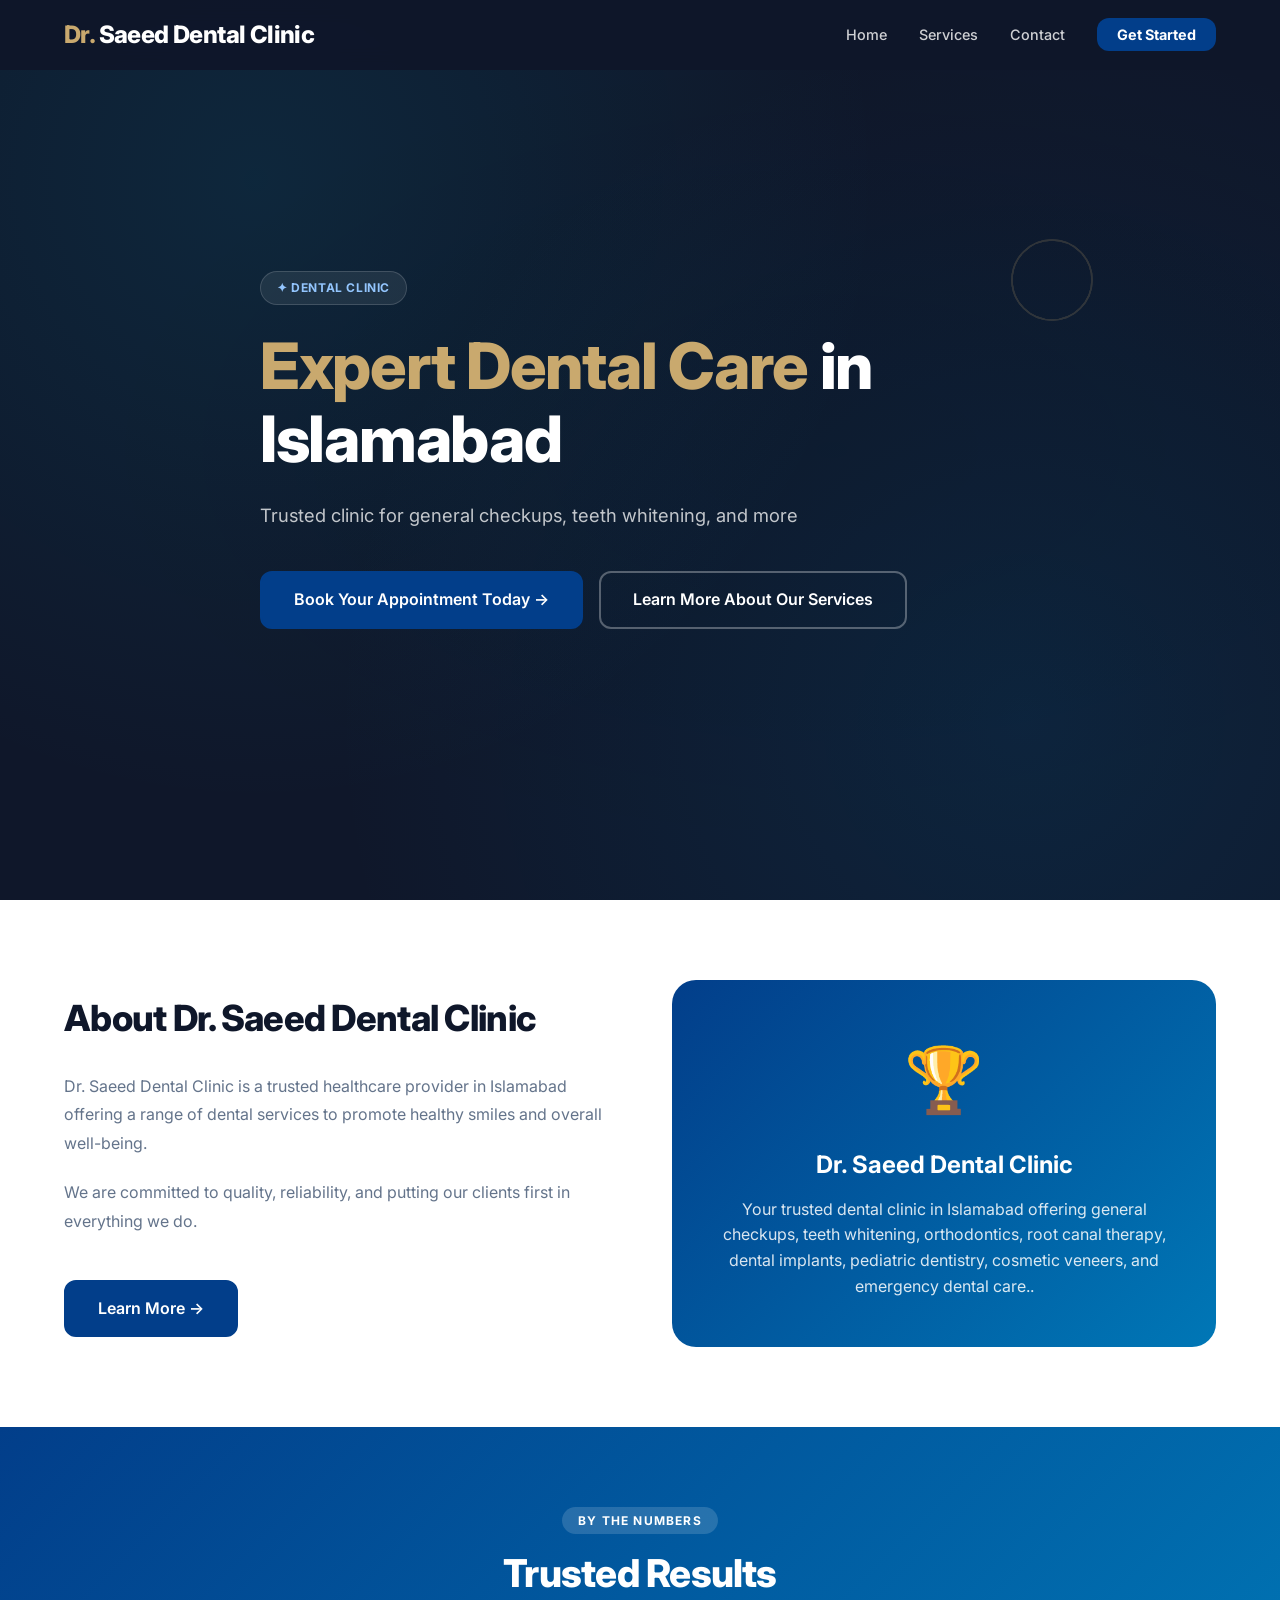
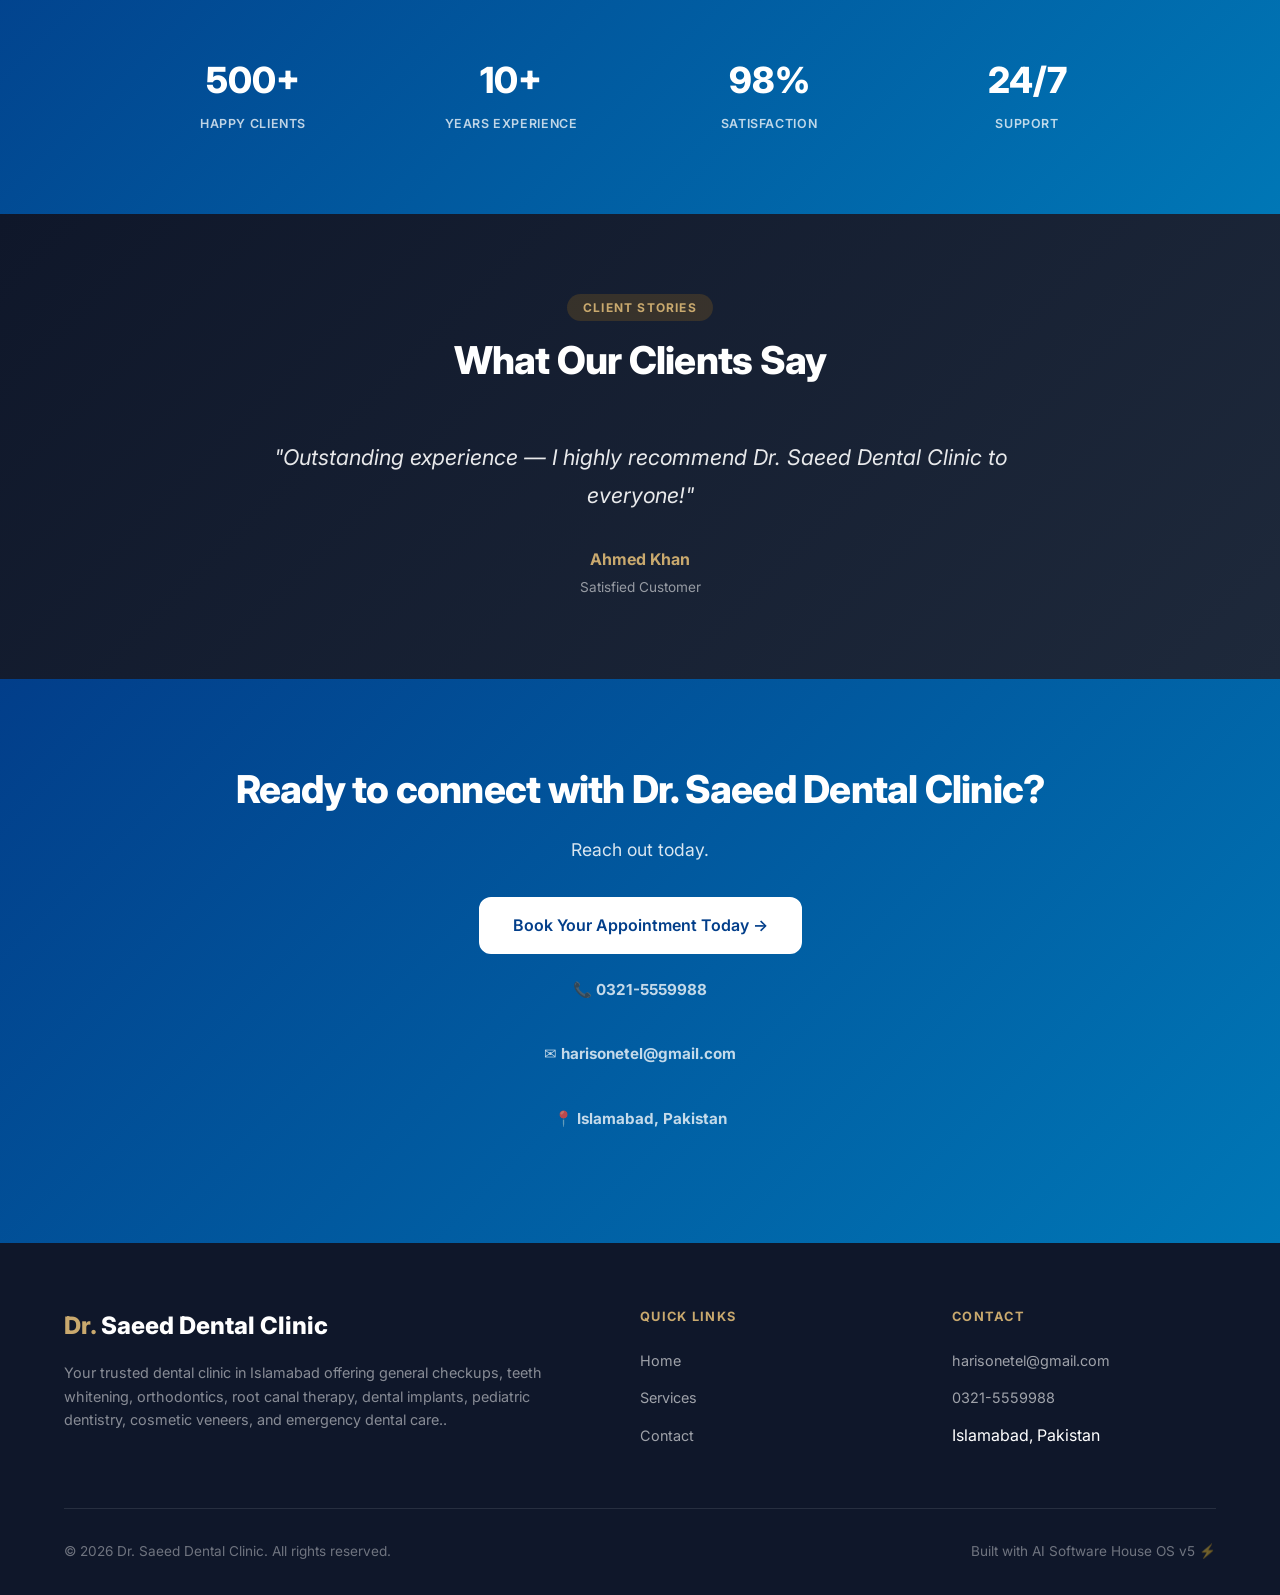
<file: index.html>
<!DOCTYPE html>
<html lang="en">
<head>
  <meta charset="UTF-8">
  <meta name="viewport" content="width=device-width,initial-scale=1.0">
  <title>Dr. Saeed Dental Clinic - DENTAL CLINIC</title>
  <meta name="description" content="Trusted clinic for general checkups, teeth whitening, and more">
  <link rel="preconnect" href="https://fonts.googleapis.com">
  <link href="https://fonts.googleapis.com/css2?family=Inter:wght@400;500;600;700;800&display=swap" rel="stylesheet">
  <link rel="stylesheet" href="styles.css">
</head>
<body>

  <nav class="navbar">
    <div class="container nav-inner">
      <div class="nav-brand"><span>Dr.</span> Saeed Dental Clinic</div>
      <ul class="nav-links">
          <li><a href="index.html">Home</a></li>
          <li><a href="services.html">Services</a></li>
          <li><a href="contact.html">Contact</a></li>
          <li><a href="#contact" class="nav-cta">Get Started</a></li>
      </ul>
      <div class="hamburger"><span></span><span></span><span></span></div>
    </div>
  </nav>

  
  <section class="hero" id="home">
    <div class="hero-deco" aria-hidden="true"><svg viewBox="0 0 200 200" xmlns="http://www.w3.org/2000/svg">
      <circle cx="100" cy="100" r="40" />
      <circle cx="100" cy="100" r="40" />
      <circle cx="100" cy="100" r="40" />
    </svg></div>
    <div class="container">
      <div class="hero-content">
        <div class="hero-badge">✦ DENTAL CLINIC</div>
        <h1><em>Expert Dental Care</em> in Islamabad</h1>
        <p class="hero-sub">Trusted clinic for general checkups, teeth whitening, and more</p>
        <div class="hero-btns">
          <a href="#contact" class="btn btn-primary">Book Your Appointment Today →</a>
          <a href="#services" class="btn btn-outline">Learn More About Our Services</a>
        </div>
      </div>
    </div>
  </section>

  <section id="about">
    <div class="container">
      <div class="about-grid">
        <div class="about-content fade-in">
          <h2>About Dr. Saeed Dental Clinic</h2>
          <p>Dr. Saeed Dental Clinic is a trusted healthcare provider in Islamabad offering a range of dental services to promote healthy smiles and overall well-being.</p>
          <p>We are committed to quality, reliability, and putting our clients first in everything we do.</p>
          <a href="#contact" class="btn btn-primary" style="margin-top:1.5rem">Learn More →</a>
        </div>
        <div class="about-visual fade-in">
          <div class="about-visual-icon">🏆</div>
          <h3>Dr. Saeed Dental Clinic</h3>
          <p>Your trusted dental clinic in Islamabad offering general checkups, teeth whitening, orthodontics, root canal therapy, dental implants, pediatric dentistry, cosmetic veneers, and emergency dental care..</p>
        </div>
      </div>
    </div>
  </section>

  <section id="stats" style="background:linear-gradient(135deg,var(--primary) 0%,var(--secondary) 100%);color:var(--white);padding:5rem 0">
    <div class="container">
      <div class="section-header" style="color:var(--white)">
        <span class="section-tag" style="background:rgba(255,255,255,.15);color:var(--white);border-color:rgba(255,255,255,.25)">By the Numbers</span>
        <h2 style="color:var(--white);margin-bottom:0">Trusted Results</h2>
      </div>
      <div class="stats-grid" style="max-width:1000px;margin:2rem auto 0;color:var(--white);display:grid;grid-template-columns:repeat(auto-fit,minmax(200px,1fr));gap:2rem;text-align:center"><div class="stat-item"><span class="stat-number">500+</span><div class="stat-label">Happy Clients</div></div><div class="stat-item"><span class="stat-number">10+</span><div class="stat-label">Years Experience</div></div><div class="stat-item"><span class="stat-number">98%</span><div class="stat-label">Satisfaction</div></div><div class="stat-item"><span class="stat-number">24/7</span><div class="stat-label">Support</div></div></div>
    </div>
  </section>

  <section class="testimonial-section" id="testimonials">
    <div class="container">
      <div class="section-header">
        <span class="section-tag" style="background:rgba(245,158,11,.15);color:var(--accent)">Client Stories</span>
        <h2 style="color:var(--white)">What Our Clients Say</h2>
      </div>
      <p class="test-quote fade-in">"Outstanding experience — I highly recommend Dr. Saeed Dental Clinic to everyone!"</p>
      <p class="test-author">Ahmed Khan</p>
      <p class="test-role">Satisfied Customer</p>
    </div>
  </section>

  <section class="cta-section" id="contact">
    <div class="container">
      <h2>Ready to connect with Dr. Saeed Dental Clinic?</h2>
      <p>Reach out today.</p>
      <a href="tel:0321-5559988" class="btn btn-white">Book Your Appointment Today →</a>
      <div class="contact-info">
        <p>📞 <strong><a href="tel:0321-5559988" style="color:inherit;text-decoration:none">0321-5559988</a></strong></p>
        <p>✉ <strong><a href="mailto:harisonetel@gmail.com" style="color:inherit;text-decoration:none">harisonetel@gmail.com</a></strong></p>
        <p>📍 <strong>Islamabad, Pakistan</strong></p>
      </div>
    </div>
  </section>

  <footer class="footer">
    <div class="container">
      <div class="footer-grid">
        <div>
          <div class="footer-brand"><span>Dr.</span> Saeed Dental Clinic</div>
          <p class="footer-tagline">Your trusted dental clinic in Islamabad offering general checkups, teeth whitening, orthodontics, root canal therapy, dental implants, pediatric dentistry, cosmetic veneers, and emergency dental care..</p>
        </div>
        <div class="footer-col">
          <h4>Quick Links</h4>
          <ul>
            <li><a href="index.html">Home</a></li>
            <li><a href="services.html">Services</a></li>
            <li><a href="contact.html">Contact</a></li>
          </ul>
        </div>
        <div class="footer-col">
          <h4>Contact</h4>
          <ul>
            <li><a href="mailto:harisonetel@gmail.com">harisonetel@gmail.com</a></li>
            <li><a href="tel:0321-5559988">0321-5559988</a></li>
            <li>Islamabad, Pakistan</li>
          </ul>
        </div>
      </div>
      <div class="footer-bottom">
        <p>© 2026 Dr. Saeed Dental Clinic. All rights reserved.</p>
        <p>Built with AI Software House OS v5 ⚡</p>
      </div>
    </div>
  </footer>

  <script src="script.js"></script>
</body>
</html>
</file>
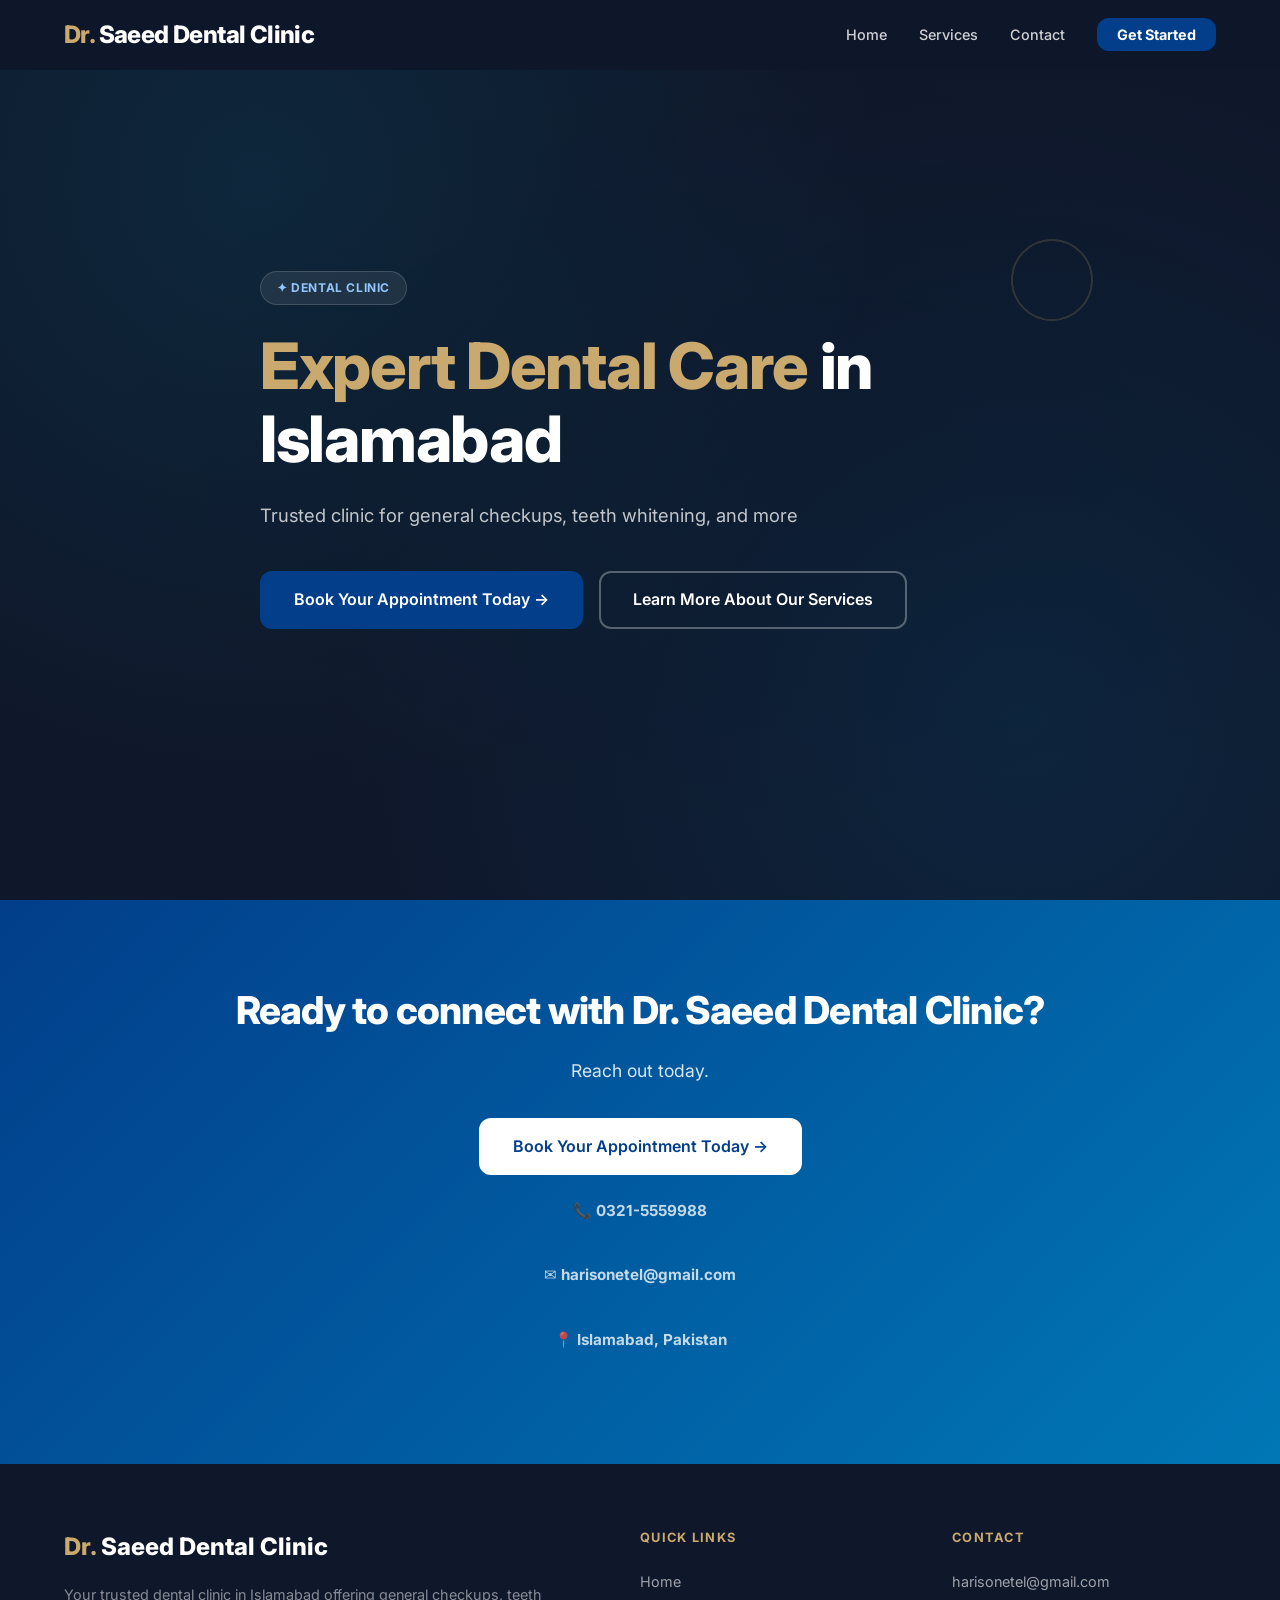
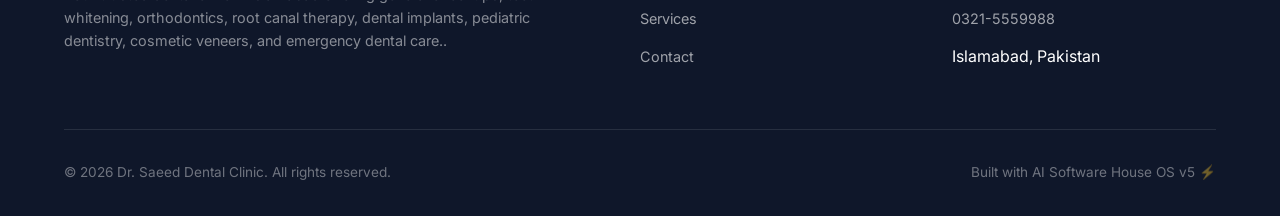
<file: contact.html>
<!DOCTYPE html>
<html lang="en">
<head>
  <meta charset="UTF-8">
  <meta name="viewport" content="width=device-width,initial-scale=1.0">
  <title>Contact - Dr. Saeed Dental Clinic</title>
  <meta name="description" content="Trusted clinic for general checkups, teeth whitening, and more">
  <link rel="preconnect" href="https://fonts.googleapis.com">
  <link href="https://fonts.googleapis.com/css2?family=Inter:wght@400;500;600;700;800&display=swap" rel="stylesheet">
  <link rel="stylesheet" href="styles.css">
</head>
<body>

  <nav class="navbar">
    <div class="container nav-inner">
      <div class="nav-brand"><a href="index.html"><span>Dr.</span> Saeed Dental Clinic</a></div>
      <ul class="nav-links">
          <li><a href="index.html">Home</a></li>
          <li><a href="services.html">Services</a></li>
          <li><a href="contact.html">Contact</a></li>
          <li><a href="index.html#contact" class="nav-cta">Get Started</a></li>
      </ul>
      <div class="hamburger"><span></span><span></span><span></span></div>
    </div>
  </nav>

  
  <section class="hero" id="home">
    <div class="hero-deco" aria-hidden="true"><svg viewBox="0 0 200 200" xmlns="http://www.w3.org/2000/svg">
      <circle cx="100" cy="100" r="40" />
      <circle cx="100" cy="100" r="40" />
      <circle cx="100" cy="100" r="40" />
    </svg></div>
    <div class="container">
      <div class="hero-content">
        <div class="hero-badge">✦ DENTAL CLINIC</div>
        <h1><em>Expert Dental Care</em> in Islamabad</h1>
        <p class="hero-sub">Trusted clinic for general checkups, teeth whitening, and more</p>
        <div class="hero-btns">
          <a href="#contact" class="btn btn-primary">Book Your Appointment Today →</a>
          <a href="#services" class="btn btn-outline">Learn More About Our Services</a>
        </div>
      </div>
    </div>
  </section>

  <section class="cta-section" id="contact">
    <div class="container">
      <h2>Ready to connect with Dr. Saeed Dental Clinic?</h2>
      <p>Reach out today.</p>
      <a href="tel:0321-5559988" class="btn btn-white">Book Your Appointment Today →</a>
      <div class="contact-info">
        <p>📞 <strong><a href="tel:0321-5559988" style="color:inherit;text-decoration:none">0321-5559988</a></strong></p>
        <p>✉ <strong><a href="mailto:harisonetel@gmail.com" style="color:inherit;text-decoration:none">harisonetel@gmail.com</a></strong></p>
        <p>📍 <strong>Islamabad, Pakistan</strong></p>
      </div>
    </div>
  </section>

  <footer class="footer">
    <div class="container">
      <div class="footer-grid">
        <div>
          <div class="footer-brand"><span>Dr.</span> Saeed Dental Clinic</div>
          <p class="footer-tagline">Your trusted dental clinic in Islamabad offering general checkups, teeth whitening, orthodontics, root canal therapy, dental implants, pediatric dentistry, cosmetic veneers, and emergency dental care..</p>
        </div>
        <div class="footer-col">
          <h4>Quick Links</h4>
          <ul>
            <li><a href="index.html">Home</a></li>
            <li><a href="services.html">Services</a></li>
            <li><a href="contact.html">Contact</a></li>
          </ul>
        </div>
        <div class="footer-col">
          <h4>Contact</h4>
          <ul>
            <li><a href="mailto:harisonetel@gmail.com">harisonetel@gmail.com</a></li>
            <li><a href="tel:0321-5559988">0321-5559988</a></li>
            <li>Islamabad, Pakistan</li>
          </ul>
        </div>
      </div>
      <div class="footer-bottom">
        <p>© 2026 Dr. Saeed Dental Clinic. All rights reserved.</p>
        <p>Built with AI Software House OS v5 ⚡</p>
      </div>
    </div>
  </footer>

  <script src="script.js"></script>
</body>
</html>
</file>
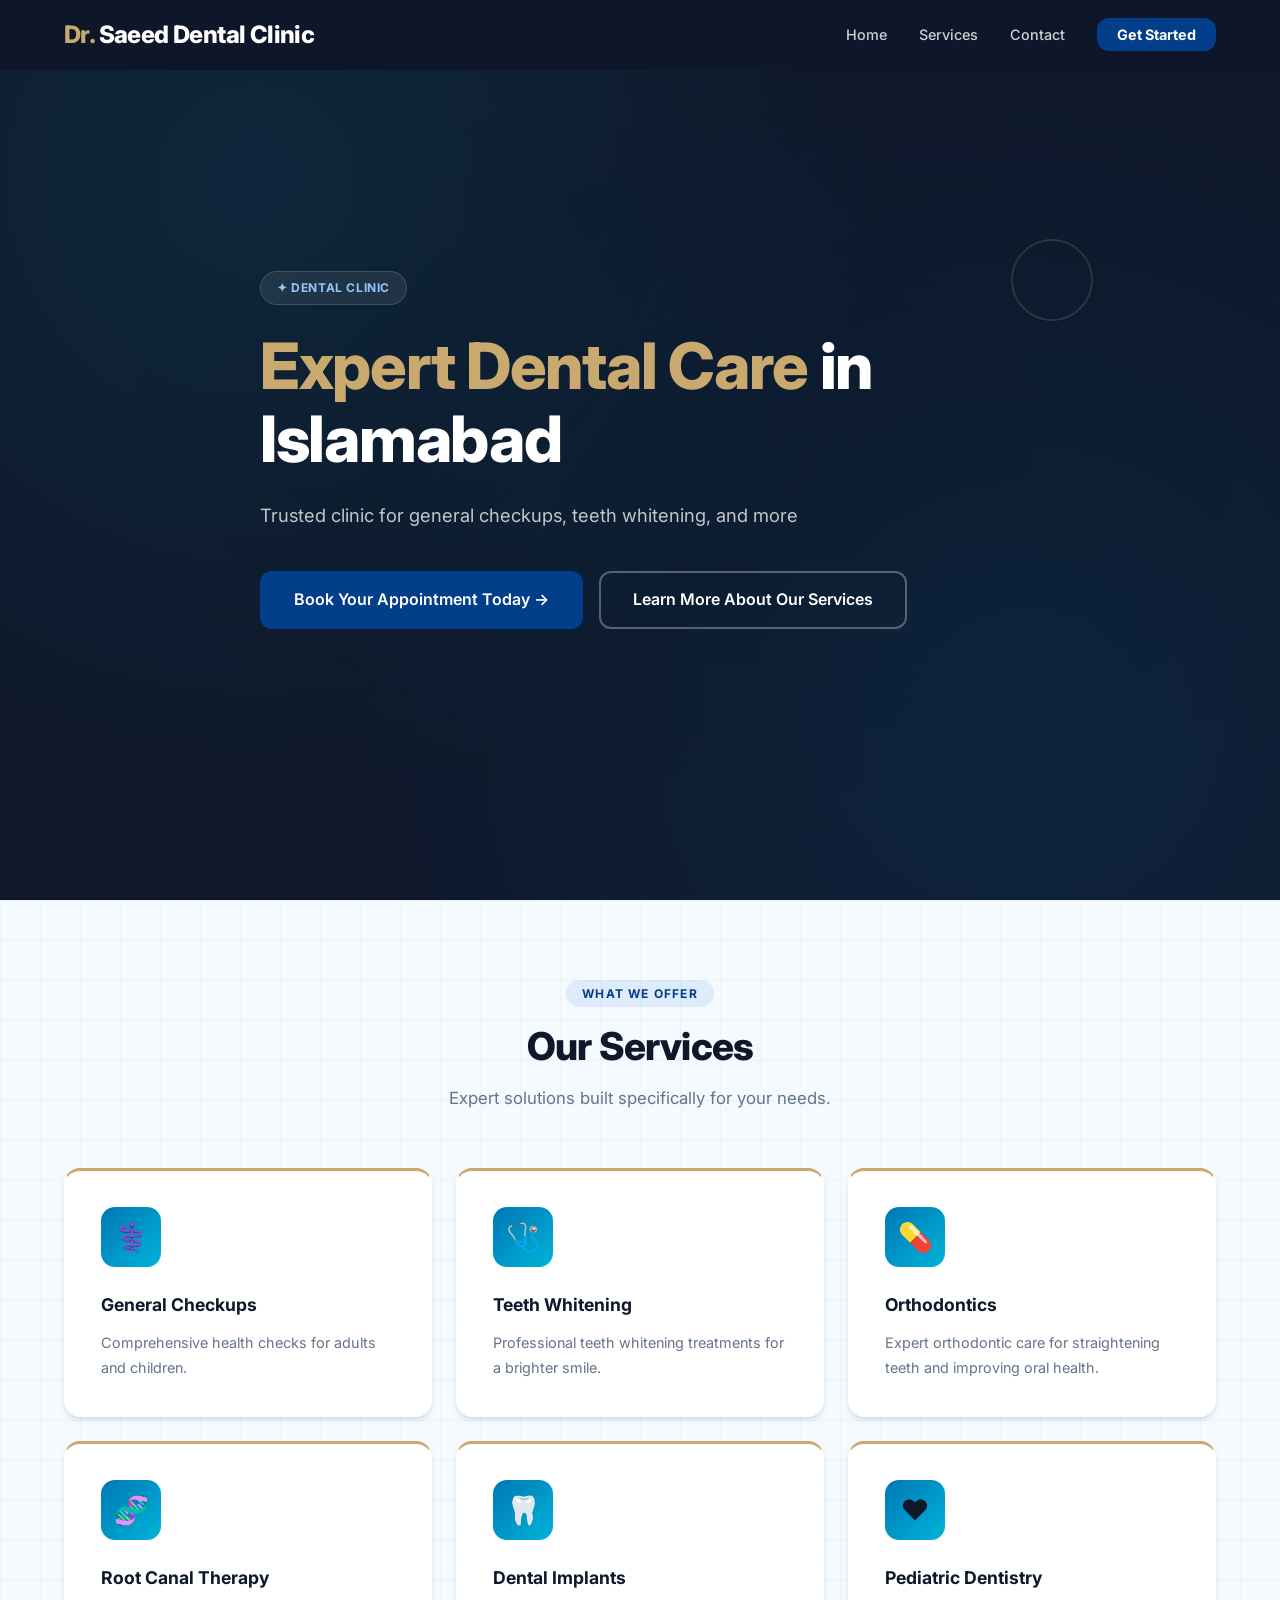
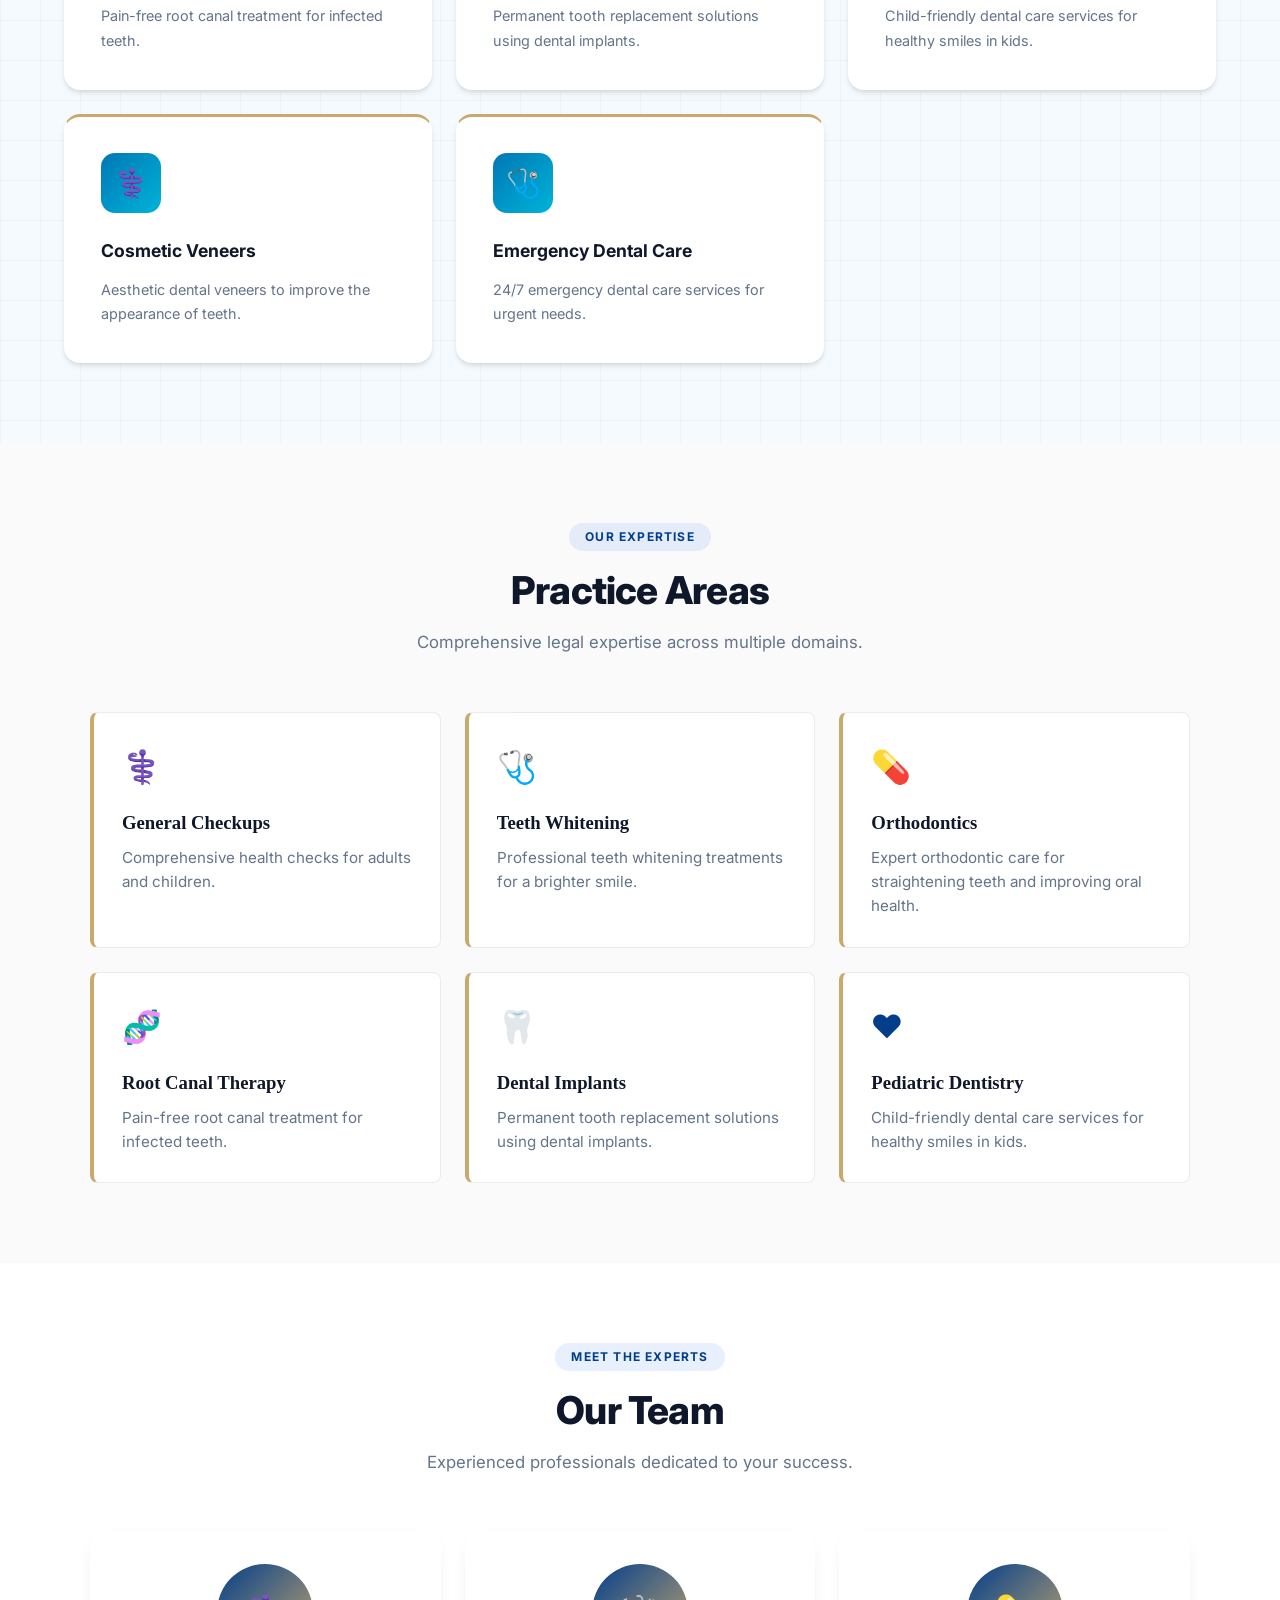
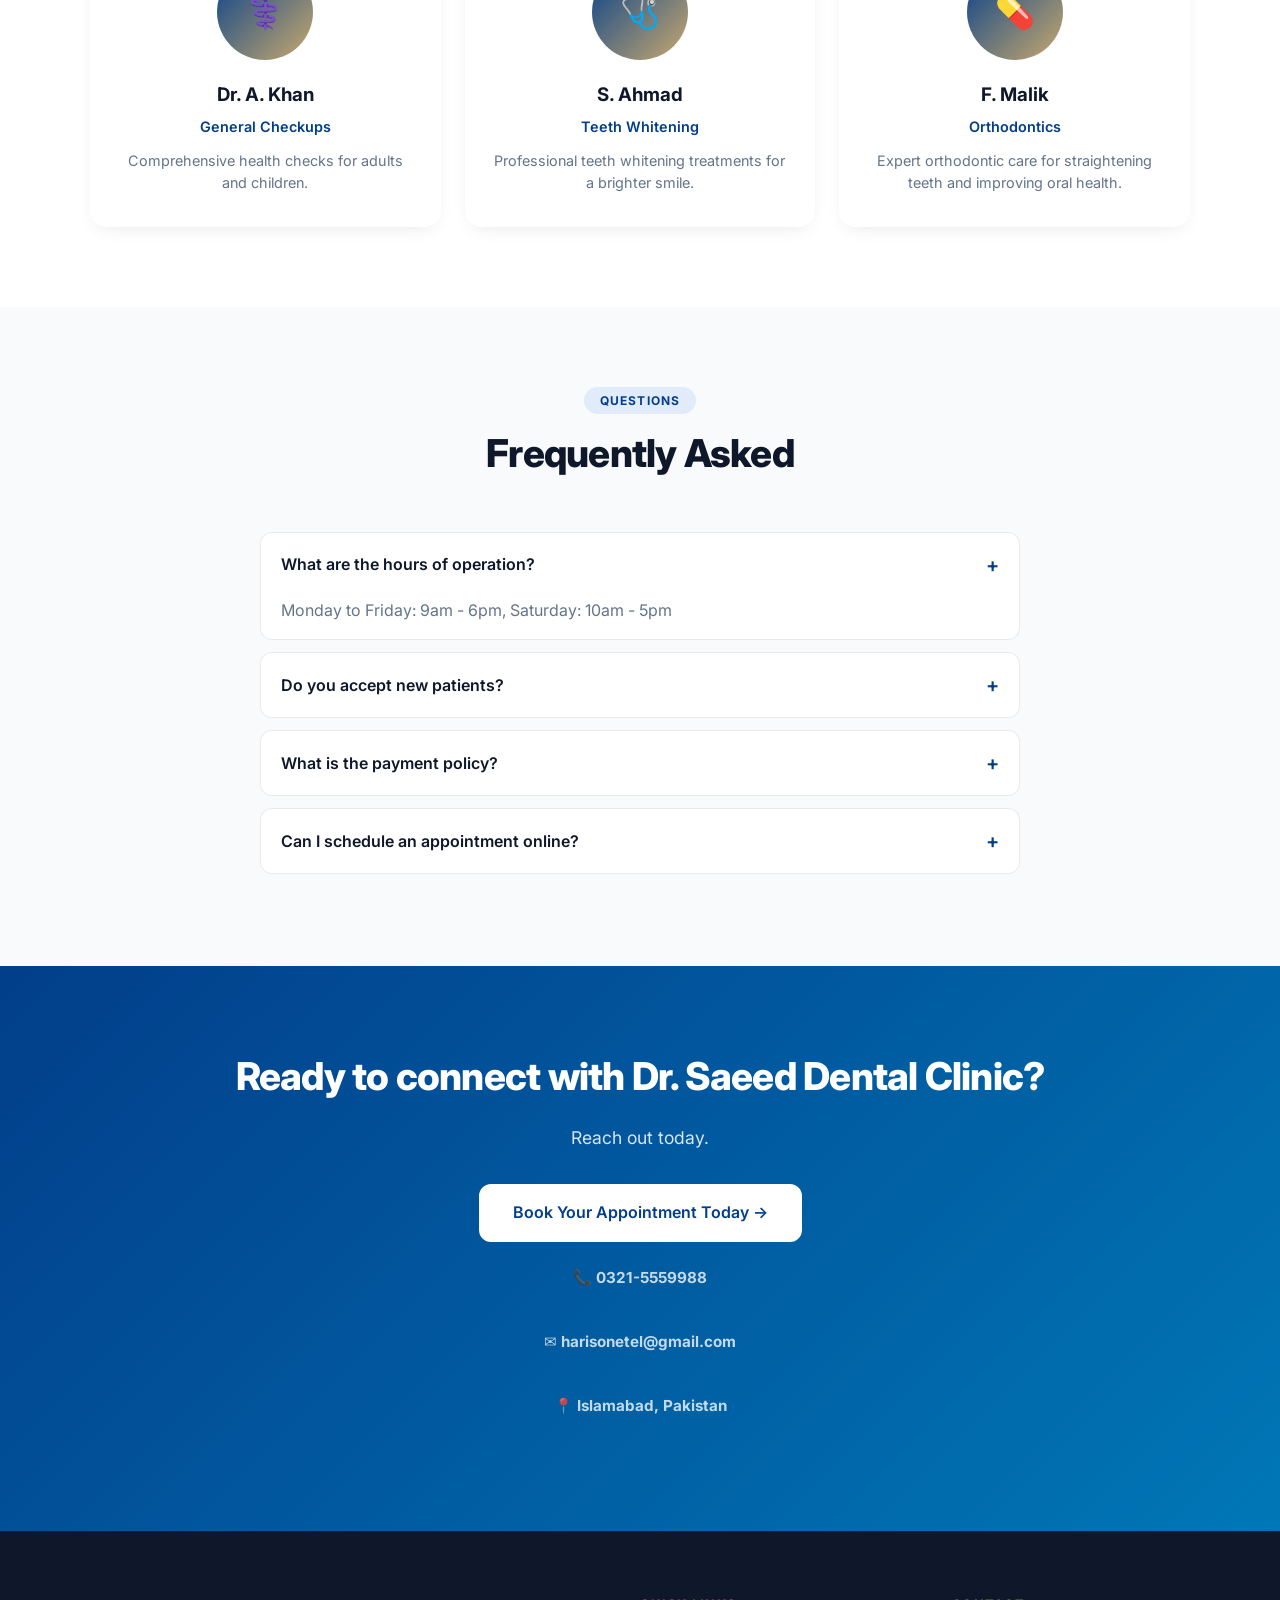
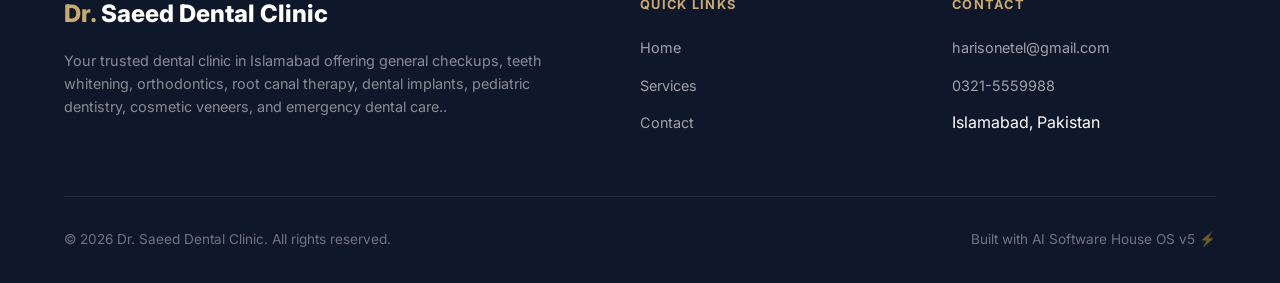
<file: services.html>
<!DOCTYPE html>
<html lang="en">
<head>
  <meta charset="UTF-8">
  <meta name="viewport" content="width=device-width,initial-scale=1.0">
  <title>Services - Dr. Saeed Dental Clinic</title>
  <meta name="description" content="Trusted clinic for general checkups, teeth whitening, and more">
  <link rel="preconnect" href="https://fonts.googleapis.com">
  <link href="https://fonts.googleapis.com/css2?family=Inter:wght@400;500;600;700;800&display=swap" rel="stylesheet">
  <link rel="stylesheet" href="styles.css">
</head>
<body>

  <nav class="navbar">
    <div class="container nav-inner">
      <div class="nav-brand"><a href="index.html"><span>Dr.</span> Saeed Dental Clinic</a></div>
      <ul class="nav-links">
          <li><a href="index.html">Home</a></li>
          <li><a href="services.html">Services</a></li>
          <li><a href="contact.html">Contact</a></li>
          <li><a href="index.html#contact" class="nav-cta">Get Started</a></li>
      </ul>
      <div class="hamburger"><span></span><span></span><span></span></div>
    </div>
  </nav>

  
  <section class="hero" id="home">
    <div class="hero-deco" aria-hidden="true"><svg viewBox="0 0 200 200" xmlns="http://www.w3.org/2000/svg">
      <circle cx="100" cy="100" r="40" />
      <circle cx="100" cy="100" r="40" />
      <circle cx="100" cy="100" r="40" />
    </svg></div>
    <div class="container">
      <div class="hero-content">
        <div class="hero-badge">✦ DENTAL CLINIC</div>
        <h1><em>Expert Dental Care</em> in Islamabad</h1>
        <p class="hero-sub">Trusted clinic for general checkups, teeth whitening, and more</p>
        <div class="hero-btns">
          <a href="#contact" class="btn btn-primary">Book Your Appointment Today →</a>
          <a href="#services" class="btn btn-outline">Learn More About Our Services</a>
        </div>
      </div>
    </div>
  </section>

  <section class="services-section" id="services">
    <div class="container">
      <div class="section-header">
        <span class="section-tag">What We Offer</span>
        <h2>Our Services</h2>
        <p>Expert solutions built specifically for your needs.</p>
      </div>
      <div class="services-grid">
        <div class="service-card fade-in">
          <div class="service-icon">⚕️</div>
          <h3>General Checkups</h3>
          <p>Comprehensive health checks for adults and children.</p>
        </div>
        <div class="service-card fade-in">
          <div class="service-icon">🩺</div>
          <h3>Teeth Whitening</h3>
          <p>Professional teeth whitening treatments for a brighter smile.</p>
        </div>
        <div class="service-card fade-in">
          <div class="service-icon">💊</div>
          <h3>Orthodontics</h3>
          <p>Expert orthodontic care for straightening teeth and improving oral health.</p>
        </div>
        <div class="service-card fade-in">
          <div class="service-icon">🧬</div>
          <h3>Root Canal Therapy</h3>
          <p>Pain-free root canal treatment for infected teeth.</p>
        </div>
        <div class="service-card fade-in">
          <div class="service-icon">🦷</div>
          <h3>Dental Implants</h3>
          <p>Permanent tooth replacement solutions using dental implants.</p>
        </div>
        <div class="service-card fade-in">
          <div class="service-icon">❤️</div>
          <h3>Pediatric Dentistry</h3>
          <p>Child-friendly dental care services for healthy smiles in kids.</p>
        </div>
        <div class="service-card fade-in">
          <div class="service-icon">⚕️</div>
          <h3>Cosmetic Veneers</h3>
          <p>Aesthetic dental veneers to improve the appearance of teeth.</p>
        </div>
        <div class="service-card fade-in">
          <div class="service-icon">🩺</div>
          <h3>Emergency Dental Care</h3>
          <p>24/7 emergency dental care services for urgent needs.</p>
        </div></div>
    </div>
  </section>

  <section id="practice-areas" style="background:#fafafa">
    <div class="container">
      <div class="section-header">
        <span class="section-tag">Our Expertise</span>
        <h2>Practice Areas</h2>
        <p>Comprehensive legal expertise across multiple domains.</p>
      </div>
      <div style="display:grid;grid-template-columns:repeat(auto-fit,minmax(300px,1fr));gap:1.5rem;max-width:1100px;margin:0 auto">
        
        <div class="practice-area fade-in" style="border:1px solid rgba(0,0,0,.08);border-left:4px solid var(--accent);border-radius:.5rem;padding:1.75rem;background:var(--white);transition:all .3s ease">
          <div style="font-size:2rem;margin-bottom:1rem;color:var(--primary)">⚕️</div>
          <h3 style="margin:0 0 .5rem 0;color:var(--dark);font-family:Georgia,serif">General Checkups</h3>
          <p style="margin:0;color:var(--gray);line-height:1.6;font-size:.95rem">Comprehensive health checks for adults and children.</p>
        </div>
        <div class="practice-area fade-in" style="border:1px solid rgba(0,0,0,.08);border-left:4px solid var(--accent);border-radius:.5rem;padding:1.75rem;background:var(--white);transition:all .3s ease">
          <div style="font-size:2rem;margin-bottom:1rem;color:var(--primary)">🩺</div>
          <h3 style="margin:0 0 .5rem 0;color:var(--dark);font-family:Georgia,serif">Teeth Whitening</h3>
          <p style="margin:0;color:var(--gray);line-height:1.6;font-size:.95rem">Professional teeth whitening treatments for a brighter smile.</p>
        </div>
        <div class="practice-area fade-in" style="border:1px solid rgba(0,0,0,.08);border-left:4px solid var(--accent);border-radius:.5rem;padding:1.75rem;background:var(--white);transition:all .3s ease">
          <div style="font-size:2rem;margin-bottom:1rem;color:var(--primary)">💊</div>
          <h3 style="margin:0 0 .5rem 0;color:var(--dark);font-family:Georgia,serif">Orthodontics</h3>
          <p style="margin:0;color:var(--gray);line-height:1.6;font-size:.95rem">Expert orthodontic care for straightening teeth and improving oral health.</p>
        </div>
        <div class="practice-area fade-in" style="border:1px solid rgba(0,0,0,.08);border-left:4px solid var(--accent);border-radius:.5rem;padding:1.75rem;background:var(--white);transition:all .3s ease">
          <div style="font-size:2rem;margin-bottom:1rem;color:var(--primary)">🧬</div>
          <h3 style="margin:0 0 .5rem 0;color:var(--dark);font-family:Georgia,serif">Root Canal Therapy</h3>
          <p style="margin:0;color:var(--gray);line-height:1.6;font-size:.95rem">Pain-free root canal treatment for infected teeth.</p>
        </div>
        <div class="practice-area fade-in" style="border:1px solid rgba(0,0,0,.08);border-left:4px solid var(--accent);border-radius:.5rem;padding:1.75rem;background:var(--white);transition:all .3s ease">
          <div style="font-size:2rem;margin-bottom:1rem;color:var(--primary)">🦷</div>
          <h3 style="margin:0 0 .5rem 0;color:var(--dark);font-family:Georgia,serif">Dental Implants</h3>
          <p style="margin:0;color:var(--gray);line-height:1.6;font-size:.95rem">Permanent tooth replacement solutions using dental implants.</p>
        </div>
        <div class="practice-area fade-in" style="border:1px solid rgba(0,0,0,.08);border-left:4px solid var(--accent);border-radius:.5rem;padding:1.75rem;background:var(--white);transition:all .3s ease">
          <div style="font-size:2rem;margin-bottom:1rem;color:var(--primary)">❤️</div>
          <h3 style="margin:0 0 .5rem 0;color:var(--dark);font-family:Georgia,serif">Pediatric Dentistry</h3>
          <p style="margin:0;color:var(--gray);line-height:1.6;font-size:.95rem">Child-friendly dental care services for healthy smiles in kids.</p>
        </div>
      </div>
    </div>
  </section>

  <section id="team">
    <div class="container">
      <div class="section-header">
        <span class="section-tag">Meet the Experts</span>
        <h2>Our Team</h2>
        <p>Experienced professionals dedicated to your success.</p>
      </div>
      <div style="display:grid;grid-template-columns:repeat(auto-fit,minmax(280px,1fr));gap:1.5rem;max-width:1100px;margin:0 auto">
        
          <div class="team-card fade-in" style="text-align:center;background:var(--white);border-radius:1rem;padding:2rem 1.5rem;box-shadow:0 6px 20px -8px rgba(0,0,0,.12)">
            <div style="width:96px;height:96px;border-radius:50%;background:linear-gradient(135deg,var(--primary),var(--accent));display:flex;align-items:center;justify-content:center;font-size:2rem;color:var(--white);margin:0 auto 1.25rem">
              ⚕️
            </div>
            <h3 style="margin:0 0 .35rem;color:var(--dark)">Dr. A. Khan</h3>
            <div style="color:var(--primary);font-weight:600;font-size:.9rem;margin-bottom:.75rem">General Checkups</div>
            <p style="margin:0;color:var(--gray);font-size:.9rem;line-height:1.55">Comprehensive health checks for adults and children.</p>
          </div>
          <div class="team-card fade-in" style="text-align:center;background:var(--white);border-radius:1rem;padding:2rem 1.5rem;box-shadow:0 6px 20px -8px rgba(0,0,0,.12)">
            <div style="width:96px;height:96px;border-radius:50%;background:linear-gradient(135deg,var(--primary),var(--accent));display:flex;align-items:center;justify-content:center;font-size:2rem;color:var(--white);margin:0 auto 1.25rem">
              🩺
            </div>
            <h3 style="margin:0 0 .35rem;color:var(--dark)">S. Ahmad</h3>
            <div style="color:var(--primary);font-weight:600;font-size:.9rem;margin-bottom:.75rem">Teeth Whitening</div>
            <p style="margin:0;color:var(--gray);font-size:.9rem;line-height:1.55">Professional teeth whitening treatments for a brighter smile.</p>
          </div>
          <div class="team-card fade-in" style="text-align:center;background:var(--white);border-radius:1rem;padding:2rem 1.5rem;box-shadow:0 6px 20px -8px rgba(0,0,0,.12)">
            <div style="width:96px;height:96px;border-radius:50%;background:linear-gradient(135deg,var(--primary),var(--accent));display:flex;align-items:center;justify-content:center;font-size:2rem;color:var(--white);margin:0 auto 1.25rem">
              💊
            </div>
            <h3 style="margin:0 0 .35rem;color:var(--dark)">F. Malik</h3>
            <div style="color:var(--primary);font-weight:600;font-size:.9rem;margin-bottom:.75rem">Orthodontics</div>
            <p style="margin:0;color:var(--gray);font-size:.9rem;line-height:1.55">Expert orthodontic care for straightening teeth and improving oral health.</p>
          </div>
      </div>
    </div>
  </section>

  <section id="faq" style="background:#f8fafc">
    <div class="container">
      <div class="section-header">
        <span class="section-tag">Questions</span>
        <h2>Frequently Asked</h2>
      </div>
      <div style="max-width:760px;margin:0 auto">
        <details class="faq-item fade-in" style="background:var(--white);border:1px solid rgba(0,0,0,.08);border-radius:.75rem;padding:1rem 1.25rem;margin-bottom:.75rem;cursor:pointer" open>
          <summary style="font-weight:600;color:var(--dark);list-style:none;display:flex;justify-content:space-between;align-items:center">
            What are the hours of operation?
            <span style="color:var(--primary);font-size:1.25rem;margin-left:1rem">+</span>
          </summary>
          <p style="margin:1rem 0 0;color:var(--gray);line-height:1.65">Monday to Friday: 9am - 6pm, Saturday: 10am - 5pm</p>
        </details>
        <details class="faq-item fade-in" style="background:var(--white);border:1px solid rgba(0,0,0,.08);border-radius:.75rem;padding:1rem 1.25rem;margin-bottom:.75rem;cursor:pointer" >
          <summary style="font-weight:600;color:var(--dark);list-style:none;display:flex;justify-content:space-between;align-items:center">
            Do you accept new patients?
            <span style="color:var(--primary);font-size:1.25rem;margin-left:1rem">+</span>
          </summary>
          <p style="margin:1rem 0 0;color:var(--gray);line-height:1.65">Yes, we welcome new patients and offer a complimentary consultation.</p>
        </details>
        <details class="faq-item fade-in" style="background:var(--white);border:1px solid rgba(0,0,0,.08);border-radius:.75rem;padding:1rem 1.25rem;margin-bottom:.75rem;cursor:pointer" >
          <summary style="font-weight:600;color:var(--dark);list-style:none;display:flex;justify-content:space-between;align-items:center">
            What is the payment policy?
            <span style="color:var(--primary);font-size:1.25rem;margin-left:1rem">+</span>
          </summary>
          <p style="margin:1rem 0 0;color:var(--gray);line-height:1.65">We accept cash, credit cards, and financing options to make dental care affordable.</p>
        </details>
        <details class="faq-item fade-in" style="background:var(--white);border:1px solid rgba(0,0,0,.08);border-radius:.75rem;padding:1rem 1.25rem;margin-bottom:.75rem;cursor:pointer" >
          <summary style="font-weight:600;color:var(--dark);list-style:none;display:flex;justify-content:space-between;align-items:center">
            Can I schedule an appointment online?
            <span style="color:var(--primary);font-size:1.25rem;margin-left:1rem">+</span>
          </summary>
          <p style="margin:1rem 0 0;color:var(--gray);line-height:1.65">Yes, you can book your appointment through our website or by calling us directly.</p>
        </details></div>
    </div>
  </section>

  <section class="cta-section" id="contact">
    <div class="container">
      <h2>Ready to connect with Dr. Saeed Dental Clinic?</h2>
      <p>Reach out today.</p>
      <a href="tel:0321-5559988" class="btn btn-white">Book Your Appointment Today →</a>
      <div class="contact-info">
        <p>📞 <strong><a href="tel:0321-5559988" style="color:inherit;text-decoration:none">0321-5559988</a></strong></p>
        <p>✉ <strong><a href="mailto:harisonetel@gmail.com" style="color:inherit;text-decoration:none">harisonetel@gmail.com</a></strong></p>
        <p>📍 <strong>Islamabad, Pakistan</strong></p>
      </div>
    </div>
  </section>

  <footer class="footer">
    <div class="container">
      <div class="footer-grid">
        <div>
          <div class="footer-brand"><span>Dr.</span> Saeed Dental Clinic</div>
          <p class="footer-tagline">Your trusted dental clinic in Islamabad offering general checkups, teeth whitening, orthodontics, root canal therapy, dental implants, pediatric dentistry, cosmetic veneers, and emergency dental care..</p>
        </div>
        <div class="footer-col">
          <h4>Quick Links</h4>
          <ul>
            <li><a href="index.html">Home</a></li>
            <li><a href="services.html">Services</a></li>
            <li><a href="contact.html">Contact</a></li>
          </ul>
        </div>
        <div class="footer-col">
          <h4>Contact</h4>
          <ul>
            <li><a href="mailto:harisonetel@gmail.com">harisonetel@gmail.com</a></li>
            <li><a href="tel:0321-5559988">0321-5559988</a></li>
            <li>Islamabad, Pakistan</li>
          </ul>
        </div>
      </div>
      <div class="footer-bottom">
        <p>© 2026 Dr. Saeed Dental Clinic. All rights reserved.</p>
        <p>Built with AI Software House OS v5 ⚡</p>
      </div>
    </div>
  </footer>

  <script src="script.js"></script>
</body>
</html>
</file>
<file: styles.css>
/* Website Generator v3 — Dr. Saeed Dental Clinic | AI Software House OS */
:root {
  --primary:   #023e8a;
  --secondary: #0077b6;
  --accent:    #c9a96e;
  --dark:      #0f172a;
  --dark2:     #1e293b;
  --gray:      #64748b;
  --light:     #f1f5f9;
  --white:     #ffffff;
  --font:      'Inter','Segoe UI',sans-serif;
  --radius:    0.75rem;
  --shadow:    0 4px 6px -1px rgba(0,0,0,.1),0 2px 4px -1px rgba(0,0,0,.06);
  --shadowlg:  0 20px 25px -5px rgba(0,0,0,.1),0 10px 10px -5px rgba(0,0,0,.04);
  --ease:      all .3s ease;
}
*,*::before,*::after{box-sizing:border-box;margin:0;padding:0}
html{scroll-behavior:smooth}
body{font-family:var(--font);color:var(--dark);line-height:1.6;background:var(--white)}
a{text-decoration:none;color:inherit}
img{max-width:100%;height:auto}
.container{max-width:1200px;margin:0 auto;padding:0 1.5rem}
.navbar{position:fixed;top:0;left:0;right:0;z-index:1000;background:rgba(15,23,42,.95);backdrop-filter:blur(10px);padding:1rem 0;transition:var(--ease)}
.nav-inner{display:flex;align-items:center;justify-content:space-between}
.nav-brand{font-size:1.5rem;font-weight:800;color:var(--white);letter-spacing:-.025em}
.nav-brand span{color:var(--accent)}
.nav-brand a{color:inherit}
.nav-links{display:flex;gap:2rem;list-style:none}
.nav-links a{color:rgba(255,255,255,.8);font-size:.9rem;font-weight:500;transition:var(--ease)}
.nav-links a:hover{color:var(--accent)}
.nav-cta{background:var(--primary)!important;color:var(--white)!important;padding:.5rem 1.25rem;border-radius:var(--radius);font-weight:700!important}
.nav-cta:hover{background:var(--secondary)!important}
.hamburger{display:none;flex-direction:column;cursor:pointer;gap:5px}
.hamburger span{display:block;width:25px;height:2px;background:var(--white);transition:var(--ease)}
.hero{min-height:100vh;display:flex;align-items:center;background:linear-gradient(135deg,var(--dark) 0%,var(--dark2) 55%,#0c1524 100%);position:relative;overflow:hidden;padding-top:80px}
.hero::before{content:'';position:absolute;inset:0;background:radial-gradient(ellipse at 65% 50%,rgba(0,0,0,.1) 0%,transparent 68%)}
.hero-content{position:relative;z-index:1;max-width:760px}
.hero-badge{display:inline-flex;align-items:center;gap:.5rem;background:rgba(255,255,255,.08);border:1px solid rgba(255,255,255,.15);color:#93c5fd;padding:.375rem 1rem;border-radius:100px;font-size:.75rem;font-weight:700;letter-spacing:.05em;text-transform:uppercase;margin-bottom:1.5rem}
.hero h1{font-size:clamp(2.2rem,5vw,4rem);font-weight:800;line-height:1.15;color:var(--white);margin-bottom:1.5rem;letter-spacing:-.02em}
.hero h1 em{font-style:normal;color:var(--accent)}
.hero-sub{font-size:1.15rem;color:rgba(255,255,255,.75);margin-bottom:2.5rem;max-width:600px;line-height:1.7}
.hero-btns{display:flex;gap:1rem;flex-wrap:wrap}
.btn{display:inline-flex;align-items:center;gap:.5rem;padding:.875rem 2rem;border-radius:var(--radius);font-size:1rem;font-weight:600;cursor:pointer;border:2px solid transparent;transition:var(--ease);white-space:nowrap;text-decoration:none}
.btn-primary{background:var(--primary);color:var(--white);border-color:var(--primary)}
.btn-primary:hover{background:var(--secondary);border-color:var(--secondary);transform:translateY(-2px);box-shadow:0 8px 25px rgba(0,0,0,.3)}
.btn-outline{background:transparent;color:var(--white);border-color:rgba(255,255,255,.3)}
.btn-outline:hover{background:rgba(255,255,255,.1);border-color:rgba(255,255,255,.6)}
.btn-white{background:var(--white);color:var(--primary);border-color:var(--white)}
.btn-white:hover{background:var(--light);transform:translateY(-2px);box-shadow:0 8px 25px rgba(0,0,0,.2)}
.stats-bar{background:var(--primary);padding:2.5rem 0}
.stats-grid{display:grid;grid-template-columns:repeat(4,1fr);gap:2rem;text-align:center}
.stat-item{color:var(--white)}
.stat-number{display:block;font-size:2.25rem;font-weight:800}
.stat-label{font-size:.78rem;color:rgba(255,255,255,.75);font-weight:600;text-transform:uppercase;letter-spacing:.05em;margin-top:.25rem}
section{padding:5rem 0}
.section-header{text-align:center;margin-bottom:3.5rem}
.section-tag{display:inline-block;background:rgba(37,99,235,.1);color:var(--primary);font-size:.75rem;font-weight:700;letter-spacing:.1em;text-transform:uppercase;padding:.25rem 1rem;border-radius:100px;margin-bottom:1rem}
.section-header h2{font-size:clamp(1.75rem,3vw,2.75rem);font-weight:800;color:var(--dark);letter-spacing:-.02em;line-height:1.2}
.section-header p{color:var(--gray);font-size:1.05rem;margin-top:1rem;max-width:580px;margin-left:auto;margin-right:auto}
.about-grid{display:grid;grid-template-columns:1fr 1fr;gap:4rem;align-items:center}
.about-content h2{font-size:2.25rem;font-weight:800;color:var(--dark);margin-bottom:1.5rem;letter-spacing:-.02em}
.about-content p{color:var(--gray);line-height:1.8;margin-bottom:1.25rem}
.about-visual{background:linear-gradient(135deg,var(--primary),var(--secondary));border-radius:1.5rem;padding:3rem;color:var(--white);text-align:center}
.about-visual-icon{font-size:4rem;margin-bottom:1rem}
.about-visual h3{font-size:1.5rem;font-weight:700;margin-bottom:.75rem}
.about-visual p{opacity:.85;line-height:1.6}
.services-section{background:var(--light)}
.services-grid{display:grid;grid-template-columns:repeat(3,1fr);gap:1.5rem}
.service-card{background:var(--white);border-radius:1rem;padding:2.25rem;box-shadow:var(--shadow);transition:var(--ease);border:1px solid transparent}
.service-card:hover{transform:translateY(-5px);box-shadow:var(--shadowlg);border-color:var(--primary)}
.service-icon{width:60px;height:60px;background:linear-gradient(135deg,var(--primary),var(--secondary));border-radius:.875rem;display:flex;align-items:center;justify-content:center;font-size:1.75rem;margin-bottom:1.5rem}
.service-card h3{font-size:1.1rem;font-weight:700;color:var(--dark);margin-bottom:.75rem}
.service-card p{color:var(--gray);font-size:.9rem;line-height:1.7}
.why-grid{display:grid;grid-template-columns:repeat(3,1fr);gap:2rem}
.why-card{text-align:center;padding:2rem 1.5rem}
.why-number{width:52px;height:52px;background:linear-gradient(135deg,var(--primary),var(--accent));color:var(--white);font-size:1.25rem;font-weight:800;border-radius:50%;display:flex;align-items:center;justify-content:center;margin:0 auto 1.25rem}
.why-card h3{font-size:1.05rem;font-weight:700;color:var(--dark);margin-bottom:.75rem}
.why-card p{color:var(--gray);font-size:.9rem;line-height:1.7}
.testimonial-section{background:linear-gradient(135deg,var(--dark),var(--dark2));color:var(--white);text-align:center}
.test-quote{font-size:1.35rem;font-style:italic;line-height:1.75;max-width:740px;margin:0 auto 2rem;color:rgba(255,255,255,.9)}
.test-author{font-weight:700;color:var(--accent);font-size:1rem;margin-bottom:.3rem}
.test-role{font-size:.85rem;color:rgba(255,255,255,.55)}
.cta-section{background:linear-gradient(135deg,var(--primary),var(--secondary));color:var(--white);text-align:center}
.cta-section h2{font-size:clamp(1.75rem,3vw,2.5rem);font-weight:800;margin-bottom:1rem;letter-spacing:-.02em}
.cta-section p{font-size:1.1rem;opacity:.85;margin-bottom:2rem}
.contact-info{margin-top:1.5rem;opacity:.9;display:flex;flex-direction:column;gap:.5rem;align-items:center}
.contact-info p{font-size:.95rem}
.footer{background:var(--dark);color:var(--white);padding:4rem 0 2rem}
.footer-grid{display:grid;grid-template-columns:2fr 1fr 1fr;gap:3rem;margin-bottom:3rem}
.footer-brand{font-size:1.5rem;font-weight:800;margin-bottom:1rem}
.footer-brand span{color:var(--accent)}
.footer-tagline{color:rgba(255,255,255,.5);font-size:.9rem;line-height:1.6}
.footer-col h4{font-size:.8rem;font-weight:700;letter-spacing:.1em;text-transform:uppercase;color:var(--accent);margin-bottom:1.25rem}
.footer-col ul{list-style:none}
.footer-col li{margin-bottom:.75rem}
.footer-col a{color:rgba(255,255,255,.6);font-size:.9rem;transition:var(--ease)}
.footer-col a:hover{color:var(--white)}
.footer-bottom{border-top:1px solid rgba(255,255,255,.1);padding-top:2rem;display:flex;justify-content:space-between;align-items:center;flex-wrap:wrap;gap:1rem}
.footer-bottom p{color:rgba(255,255,255,.4);font-size:.85rem}
.fade-in{opacity:0;transform:translateY(30px);transition:opacity .6s ease,transform .6s ease}
.fade-in.visible{opacity:1;transform:translateY(0)}
@media(max-width:1024px){.stats-grid{grid-template-columns:repeat(2,1fr)}.services-grid{grid-template-columns:repeat(2,1fr)}.footer-grid{grid-template-columns:1fr 1fr}}
@media(max-width:768px){.about-grid{grid-template-columns:1fr}.why-grid{grid-template-columns:1fr}.nav-links{display:none}.hamburger{display:flex}.footer-grid{grid-template-columns:1fr}}
@media(max-width:480px){.services-grid{grid-template-columns:1fr}.stats-grid{grid-template-columns:1fr 1fr}.hero-btns{flex-direction:column}}


/* Treatment: clinical_trust */
.hero::after{content:'';position:absolute;inset:0;background:
  radial-gradient(circle at 20% 20%, rgba(0,180,216,.10), transparent 50%),
  radial-gradient(circle at 80% 80%, rgba(0,119,182,.14), transparent 55%);
  pointer-events:none}
.hero-deco{position:absolute;top:20%;right:10%;width:200px;height:200px;opacity:.18;z-index:0}
.hero-deco circle{fill:none;stroke:var(--accent);stroke-width:1.5;transform-origin:center;animation:clinicalPulse 3s ease-in-out infinite}
.hero-deco circle:nth-child(2){animation-delay:1s}
.hero-deco circle:nth-child(3){animation-delay:2s}
@keyframes clinicalPulse{0%{transform:scale(.9);opacity:.4}50%{opacity:.9}100%{transform:scale(1.3);opacity:0}}
.service-card{border-top:3px solid var(--accent);transition:all .35s ease}
.service-card:hover{transform:translateY(-6px);box-shadow:0 20px 40px -15px rgba(0,119,182,.3)}
.service-icon{background:linear-gradient(135deg,#0077b6,#00b4d8)!important}
.services-section{background:#f4fafd;position:relative}
.services-section::before{content:'';position:absolute;inset:0;background-image:
  linear-gradient(rgba(0,119,182,.04) 1px,transparent 1px),
  linear-gradient(90deg,rgba(0,119,182,.04) 1px,transparent 1px);
  background-size:40px 40px;pointer-events:none}
.services-section .container{position:relative;z-index:1}


/* Hero background photo with readability overlay */
.hero{
  background-image:
    linear-gradient(135deg, rgba(15,23,42,0.85) 0%, rgba(15,23,42,0.55) 55%, rgba(15,23,42,0.35) 100%),
    url('https://images.unsplash.com/photo-1629909613654-28e377c37b09?auto=format&fit=crop&w=1920&q=85') !important;
  background-size: cover !important;
  background-position: center center !important;
  background-repeat: no-repeat !important;
  background-color: var(--dark) !important;
}
.hero-content{position:relative;z-index:2}
.hero-deco{z-index:1}
</file>
